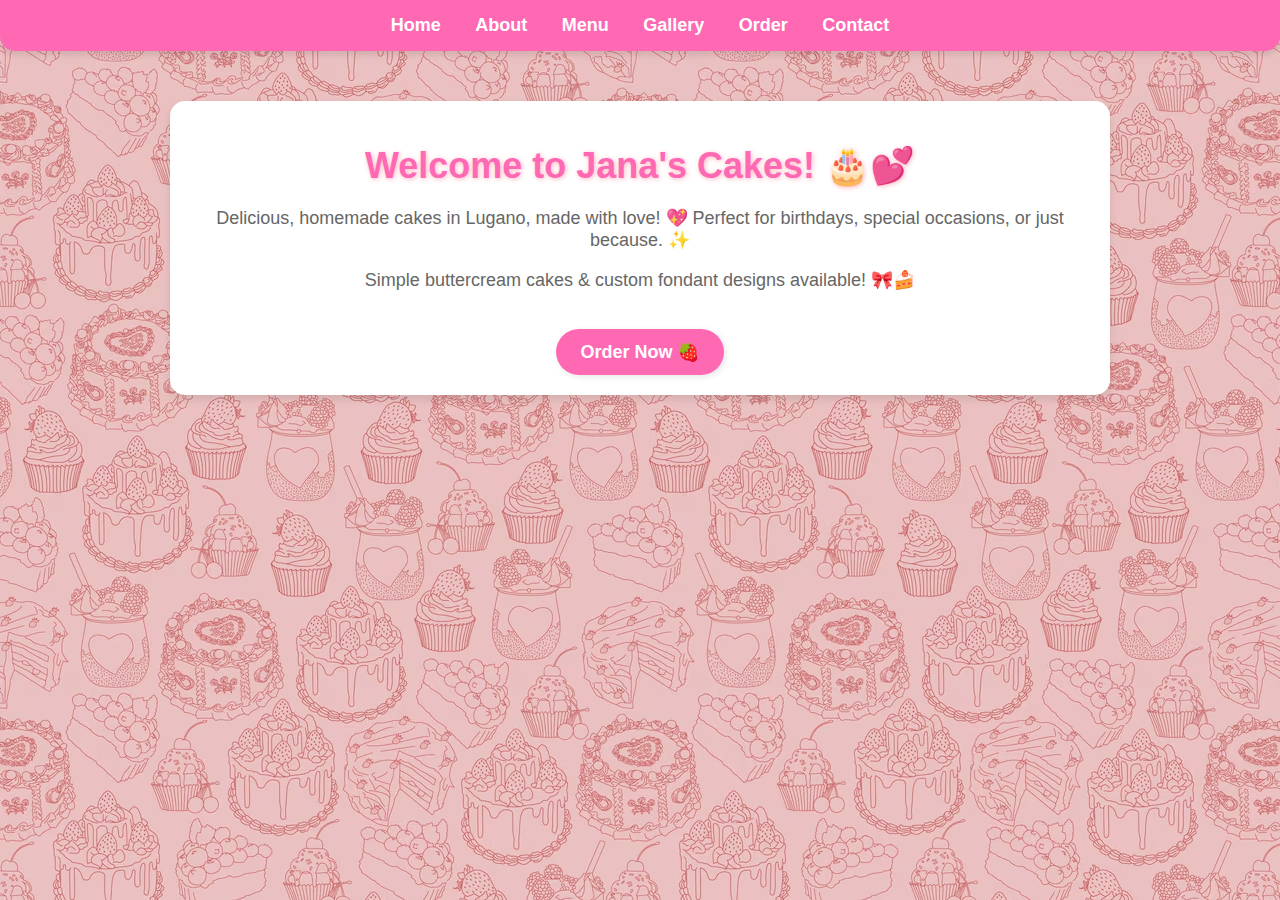
<file: index.html>
<!DOCTYPE html>
<html lang="en">
<head>
    <meta charset="UTF-8">
    <meta name="viewport" content="width=device-width, initial-scale=1.0">
    <title>Home - Jana's Cakes</title>
    <link rel="stylesheet" href="styles.css">
</head>
<body>
    <div class="navbar">
        <a href="index.html">Home</a>
        <a href="about.html">About</a>
        <a href="menu.html">Menu</a>
        <a href="gallery.html">Gallery</a>
        <a href="order.html">Order</a>
        <a href="contact.html">Contact</a>
    </div>
    <div class="container">
        <h1>Welcome to Jana's Cakes! 🎂💕</h1>
    <!--    <img src="./bg.png" alt="Delicious Cake" class="cake-image"> -->
        <p>Delicious, homemade cakes in Lugano, made with love! 💖 Perfect for birthdays, special occasions, or just because. ✨</p>
        <p>Simple buttercream cakes & custom fondant designs available! 🎀🍰</p>
        <a href="order.html" class="cta">Order Now 🍓</a>
    </div>
</body>
</html>
</file>
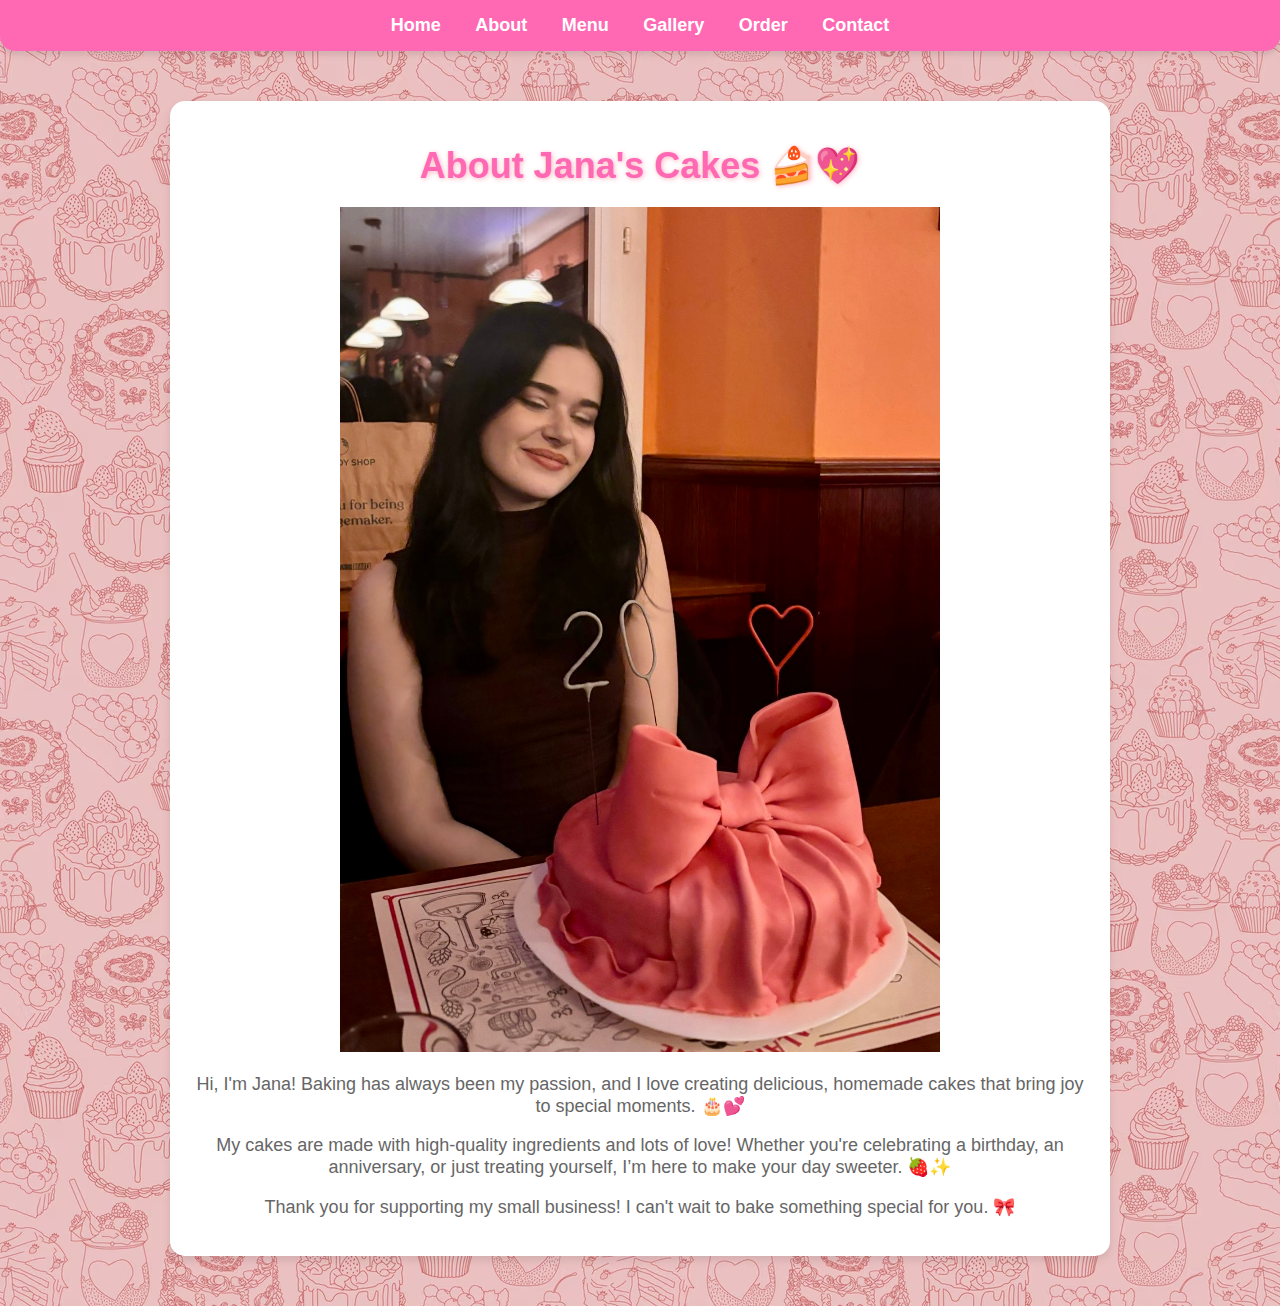
<file: about.html>
<!DOCTYPE html>
<html lang="en">
<head>
    <meta charset="UTF-8">
    <meta name="viewport" content="width=device-width, initial-scale=1.0">
    <title>About - Jana's Cakes</title>
    <link rel="stylesheet" href="styles.css">
</head>
<body>
    <div class="navbar">
        <a href="index.html">Home</a>
        <a href="about.html">About</a>
        <a href="menu.html">Menu</a>
        <a href="gallery.html">Gallery</a>
        <a href="order.html">Order</a>
        <a href="contact.html">Contact</a>
    </div>
    <div class="container">
        <h1>About Jana's Cakes 🍰💖</h1>
        <img src="./jana.jpeg" alt="Jana Baking" class="about-image">
        <p>Hi, I'm Jana! Baking has always been my passion, and I love creating delicious, homemade cakes that bring joy to special moments. 🎂💕</p>
        <p>My cakes are made with high-quality ingredients and lots of love! Whether you're celebrating a birthday, an anniversary, or just treating yourself, I’m here to make your day sweeter. 🍓✨</p>
        <p>Thank you for supporting my small business! I can't wait to bake something special for you. 🎀</p>
    </div>
</body>
</html>
</file>
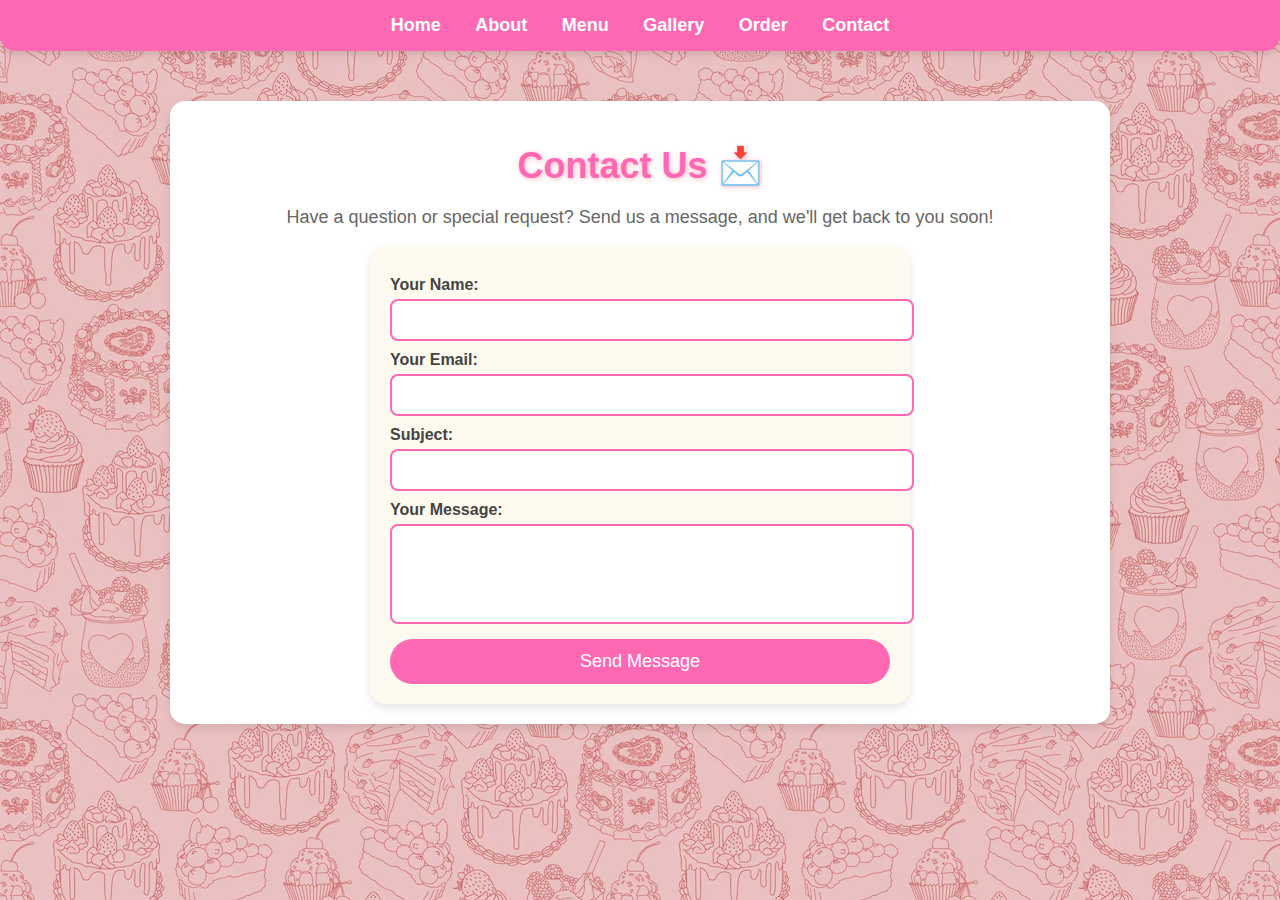
<file: contact.html>
<!DOCTYPE html>
<html lang="en">
<head>
    <meta charset="UTF-8">
    <meta name="viewport" content="width=device-width, initial-scale=1.0">
    <title>Contact Us | Jana's Cakes</title>
    <link rel="stylesheet" href="styles.css">
</head>
<body>

    <!-- Navigation Bar -->
    <div class="navbar">
        <a href="index.html">Home</a>
        <a href="about.html">About</a>
        <a href="menu.html">Menu</a>
        <a href="gallery.html">Gallery</a>
        <a href="order.html">Order</a>
        <a href="contact.html">Contact</a>
    </div>

    <div class="container">
        <h1>Contact Us 📩</h1>
        <p>Have a question or special request? Send us a message, and we'll get back to you soon!</p>

        <form action="https://formspree.io/f/xeoeyqlo" method="POST">
            <label for="name">Your Name:</label>
            <input type="text" id="name" name="name" required>

            <label for="email">Your Email:</label>
            <input type="email" id="email" name="email" required>

            <label for="subject">Subject:</label>
            <input type="text" id="subject" name="subject" required>

            <label for="message">Your Message:</label>
            <textarea id="message" name="message" rows="4" required></textarea>

            <input type="hidden" name="_next" value="/thankyou.html">

            <button type="submit">Send Message</button>
        </form>
    </div>

</body>
</html>
</file>
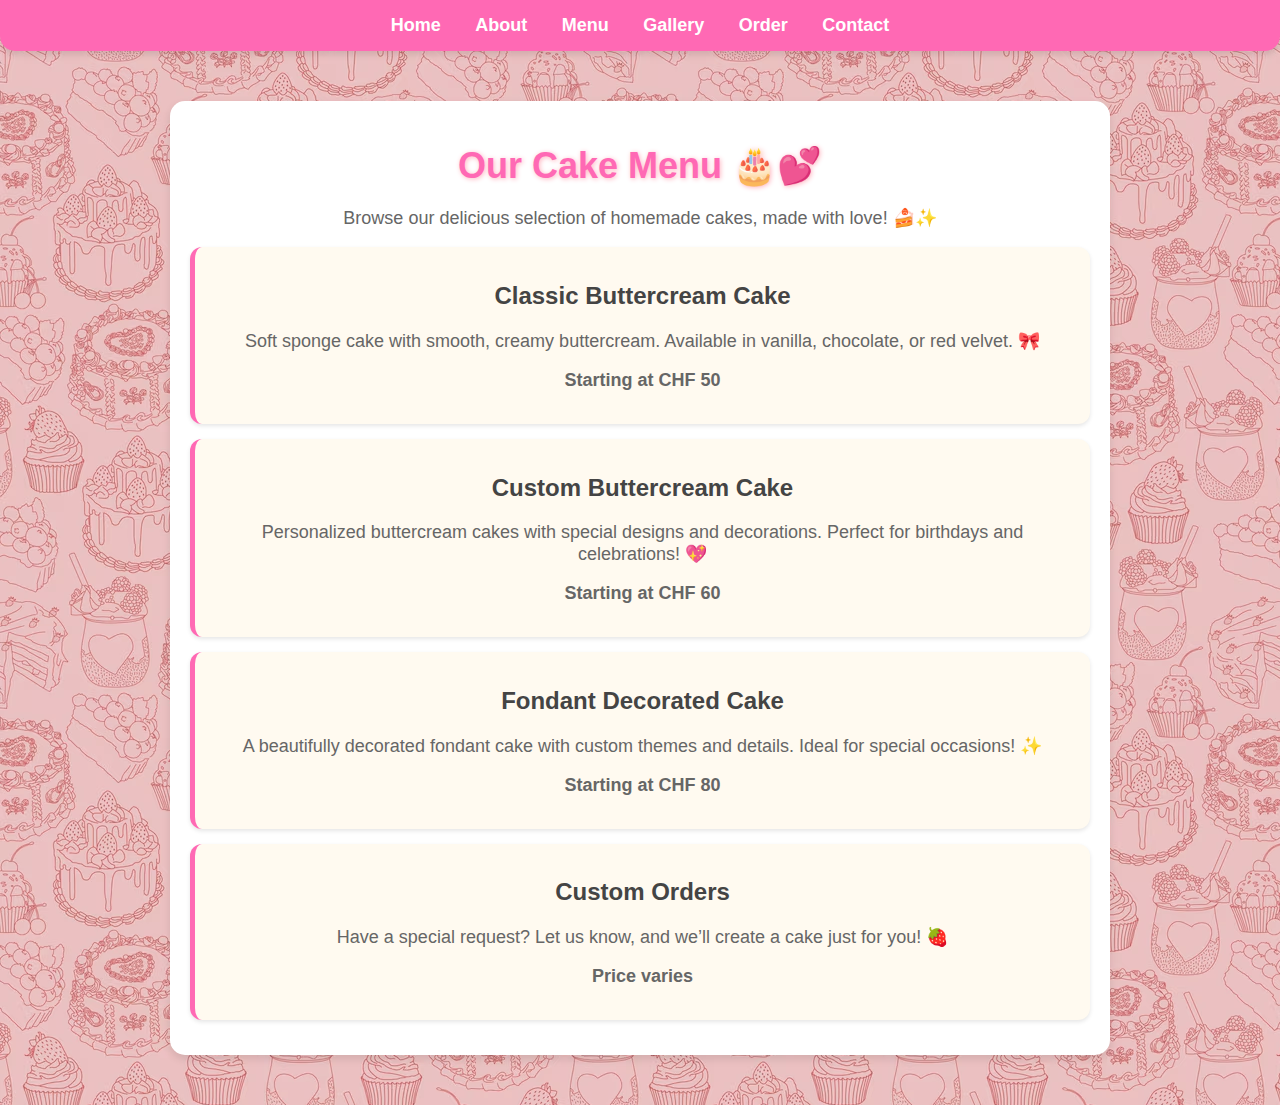
<file: menu.html>
<!DOCTYPE html>
<html lang="en">
<head>
    <meta charset="UTF-8">
    <meta name="viewport" content="width=device-width, initial-scale=1.0">
    <title>Menu - Jana's Cakes</title>
    <link rel="stylesheet" href="styles.css">
</head>
<body>
    <div class="navbar">
        <a href="index.html">Home</a>
        <a href="about.html">About</a>
        <a href="menu.html">Menu</a>
        <a href="gallery.html">Gallery</a>
        <a href="order.html">Order</a>
        <a href="contact.html">Contact</a>
    </div>
    <div class="container">
        <h1>Our Cake Menu 🎂💕</h1>
        <p>Browse our delicious selection of homemade cakes, made with love! 🍰✨</p>
        
        <div class="menu-item">
            <h2>Classic Buttercream Cake</h2>
            <p>Soft sponge cake with smooth, creamy buttercream. Available in vanilla, chocolate, or red velvet. 🎀</p>
            <p><strong>Starting at CHF 50</strong></p>
        </div>
        
        <div class="menu-item">
            <h2>Custom Buttercream Cake</h2>
            <p>Personalized buttercream cakes with special designs and decorations. Perfect for birthdays and celebrations! 💖</p>
            <p><strong>Starting at CHF 60</strong></p>
        </div>
        
        <div class="menu-item">
            <h2>Fondant Decorated Cake</h2>
            <p>A beautifully decorated fondant cake with custom themes and details. Ideal for special occasions! ✨</p>
            <p><strong>Starting at CHF 80</strong></p>
        </div>
        
        <div class="menu-item">
            <h2>Custom Orders</h2>
            <p>Have a special request? Let us know, and we’ll create a cake just for you! 🍓</p>
            <p><strong>Price varies</strong></p>
        </div>
    </div>
</body>
</html>
</file>
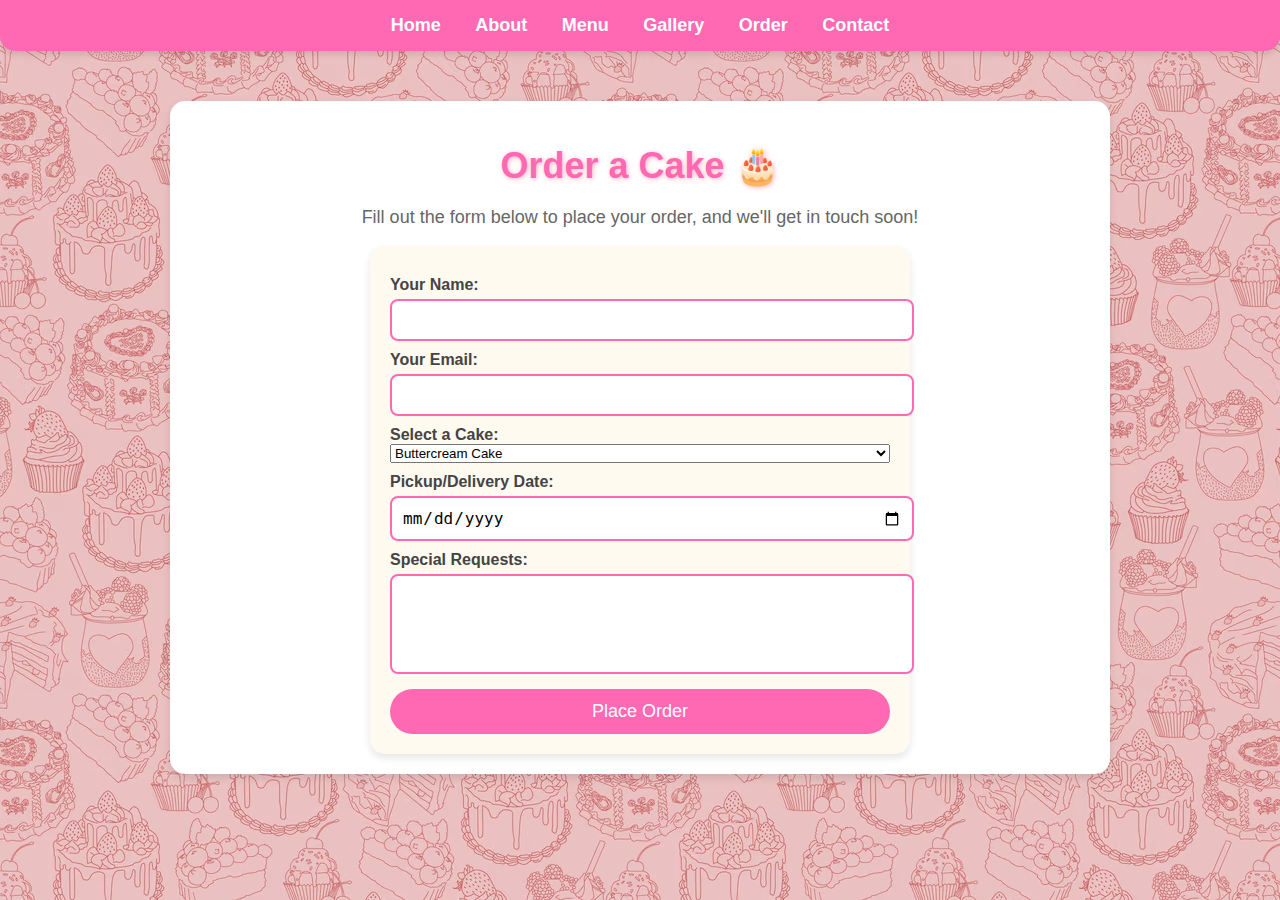
<file: order.html>
<!DOCTYPE html>
<html lang="en">
<head>
    <meta charset="UTF-8">
    <meta name="viewport" content="width=device-width, initial-scale=1.0">
    <title>Order a Cake | Jana's Cakes</title>
    <link rel="stylesheet" href="styles.css">
</head>
<body>

    <!-- Navigation Bar -->
    <div class="navbar">
        <a href="index.html">Home</a>
        <a href="about.html">About</a>
        <a href="menu.html">Menu</a>
        <a href="gallery.html">Gallery</a>
        <a href="order.html">Order</a>
        <a href="contact.html">Contact</a>
    </div>

    <div class="container">
        <h1>Order a Cake 🎂</h1>
        <p>Fill out the form below to place your order, and we'll get in touch soon!</p>

        <form action="https://formspree.io/f/xjkgnvwd" method="POST">
            <label for="name">Your Name:</label>
            <input type="text" id="name" name="name" required>

            <label for="email">Your Email:</label>
            <input type="email" id="email" name="email" required>

            <label for="cake_type">Select a Cake:</label>
            <select id="cake_type" name="cake_type">
                <option value="buttercream">Buttercream Cake</option>
                <option value="fondant">Fondant Cake</option>
                <option value="custom">Custom Design</option>
            </select>

            <label for="date">Pickup/Delivery Date:</label>
            <input type="date" id="date" name="date" required>

            <label for="message">Special Requests:</label>
            <textarea id="message" name="message" rows="4"></textarea>

            <input type="hidden" name="_next" value="https://janascakes.github.io/janas-cakes/thankyou.html">
            
            <button type="submit">Place Order</button>
        </form>
    </div>

</body>
</html>
</file>
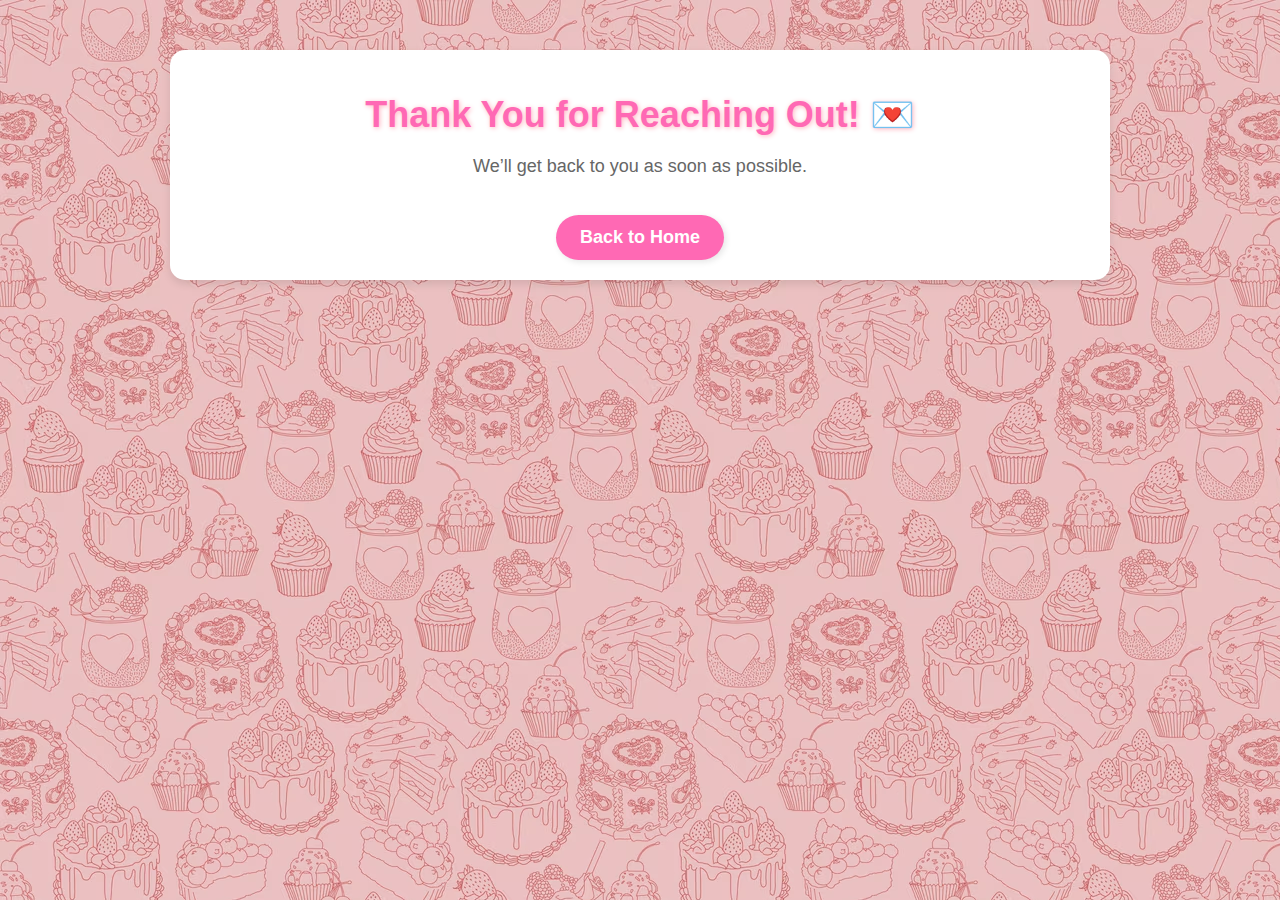
<file: thanku2.html>
<!DOCTYPE html>
<html lang="en">
<head>
    <meta charset="UTF-8">
    <meta name="viewport" content="width=device-width, initial-scale=1.0">
    <title>Message Sent | Jana's Cakes</title>
    <link rel="stylesheet" href="styles.css">
</head>
<body>

    <div class="container">
        <h1>Thank You for Reaching Out! 💌</h1>
        <p>We’ll get back to you as soon as possible.</p>
        <a class="cta" href="index.html">Back to Home</a>
    </div>

</body>
</html>
</file>
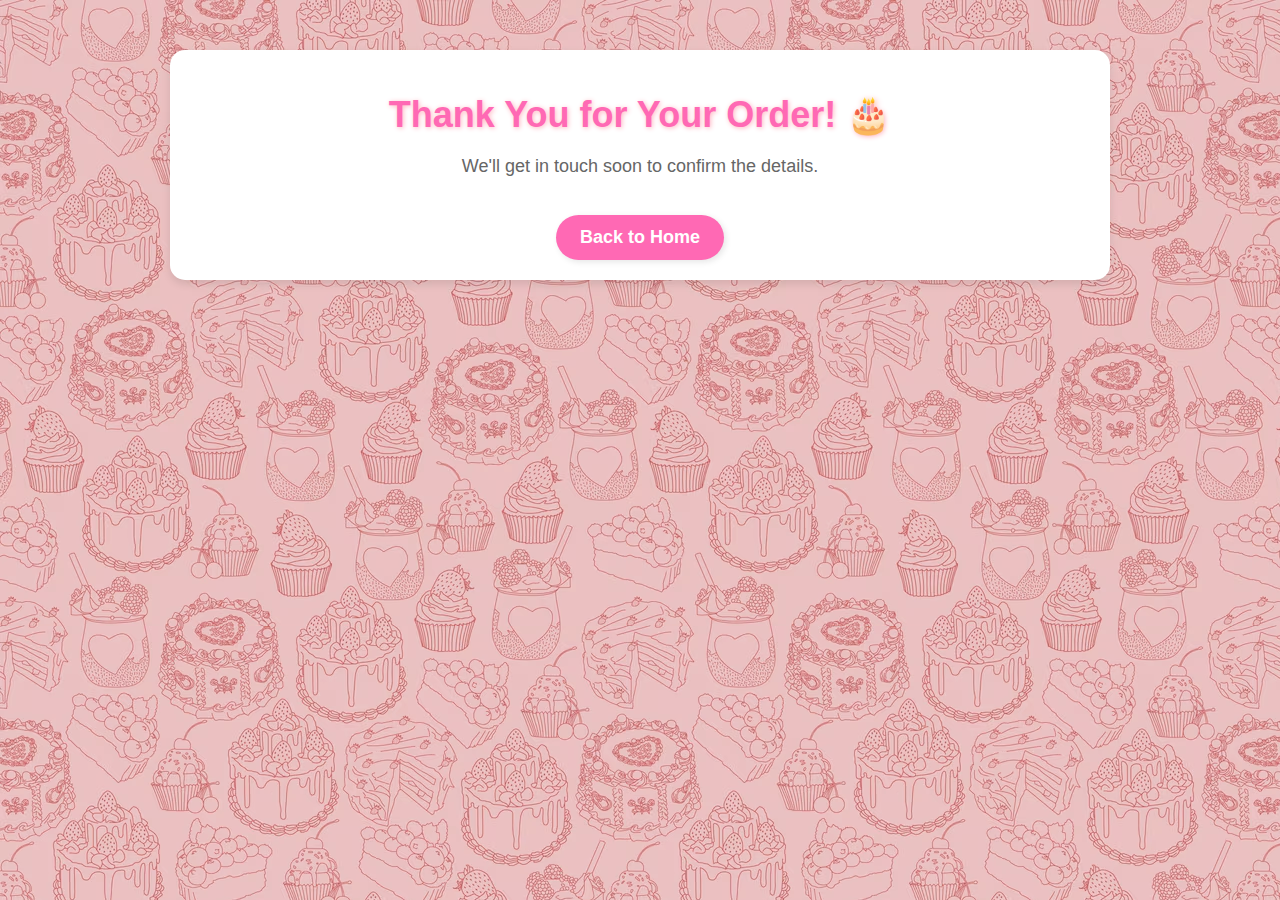
<file: thankyou.html>
<!DOCTYPE html>
<html lang="en">
<head>
    <meta charset="UTF-8">
    <meta name="viewport" content="width=device-width, initial-scale=1.0">
    <title>Order Received | Jana's Cakes</title>
    <link rel="stylesheet" href="styles.css">
</head>
<body>

    <div class="container">
        <h1>Thank You for Your Order! 🎂</h1>
        <p>We'll get in touch soon to confirm the details.</p>
        <a class="cta" href="index.html">Back to Home</a>
    </div>

</body>
</html>
</file>
<file: styles.css>
body {
    font-family: 'Poppins', sans-serif;
    margin: 0;
    padding: 0;
    background-image: url(./bg.png);
    color: #444;
    text-align: center;
}

.navbar {
    background-color: #ff69b4;
    padding: 15px;
    text-align: center;
    box-shadow: 0 4px 6px rgba(0, 0, 0, 0.1);
    border-radius: 0 0 15px 15px;
}

.navbar a {
    color: white;
    text-decoration: none;
    font-size: 18px;
    margin: 0 15px;
    font-weight: 600;
    transition: 0.3s;
}

.navbar a:hover {
    text-decoration: underline;
    color: #ffd1dc;
}

.container {
    max-width: 900px;
    margin: 50px auto;
    padding: 20px;
    background: white;
    border-radius: 15px;
    box-shadow: 0 4px 8px rgba(0, 0, 0, 0.1);
}

h1 {
    font-size: 36px;
    color: #ff69b4;
    margin-bottom: 20px;
    text-shadow: 1px 1px 5px #ffb6c1;
}

p {
    font-size: 18px;
    color: #666;
}

.cta {
    display: inline-block;
    margin-top: 20px;
    padding: 12px 24px;
    font-size: 18px;
    background-color: #ff69b4;
    color: #fff;
    text-decoration: none;
    border-radius: 25px;
    transition: 0.3s;
    font-weight: 600;
    box-shadow: 2px 2px 6px rgba(0, 0, 0, 0.1);
}

.cta:hover {
    background-color: #ff1493;
}

.gallery {
    display: grid;
    grid-template-columns: repeat(auto-fit, minmax(250px, 1fr));
    gap: 15px;
    padding: 20px;
}

.cake-image {
    width: 600px;
    border-radius: 15px;
    box-shadow: 0 2px 6px rgba(0, 0, 0, 0.1);
    transition: 0.3s;
}

.about-image {
    width: 600px;
}

.gallery-image {
    width: 100%;
    border-radius: 15px;
    box-shadow: 0 2px 6px rgba(0, 0, 0, 0.1);
    transition: 0.3s;
}

.gallery-image:hover {
    transform: scale(1.05);
}

.menu-item {
    background: #fffaf0;
    padding: 15px;
    margin: 15px 0;
    border-radius: 12px;
    box-shadow: 0 2px 4px rgba(0, 0, 0, 0.1);
    border-left: 5px solid #ff69b4;
}

/* Contact Form Styling */
form {
    display: flex;
    flex-direction: column;
    max-width: 500px;
    margin: 0 auto;
    padding: 20px;
    background: #fffaf0;
    border-radius: 15px;
    box-shadow: 0 4px 8px rgba(0, 0, 0, 0.1);
}

label {
    font-weight: bold;
    margin-top: 10px;
    text-align: left;
}

input, textarea {
    width: 100%;
    padding: 10px;
    margin-top: 5px;
    border: 2px solid #ff69b4;
    border-radius: 8px;
    background: #fff;
    font-size: 16px;
}

textarea {
    resize: none;
}

button {
    margin-top: 15px;
    padding: 12px;
    background-color: #ff69b4;
    color: white;
    border: none;
    border-radius: 25px;
    font-size: 18px;
    cursor: pointer;
    transition: 0.3s;
}

button:hover {
    background-color: #ff1493;
}
</file>
